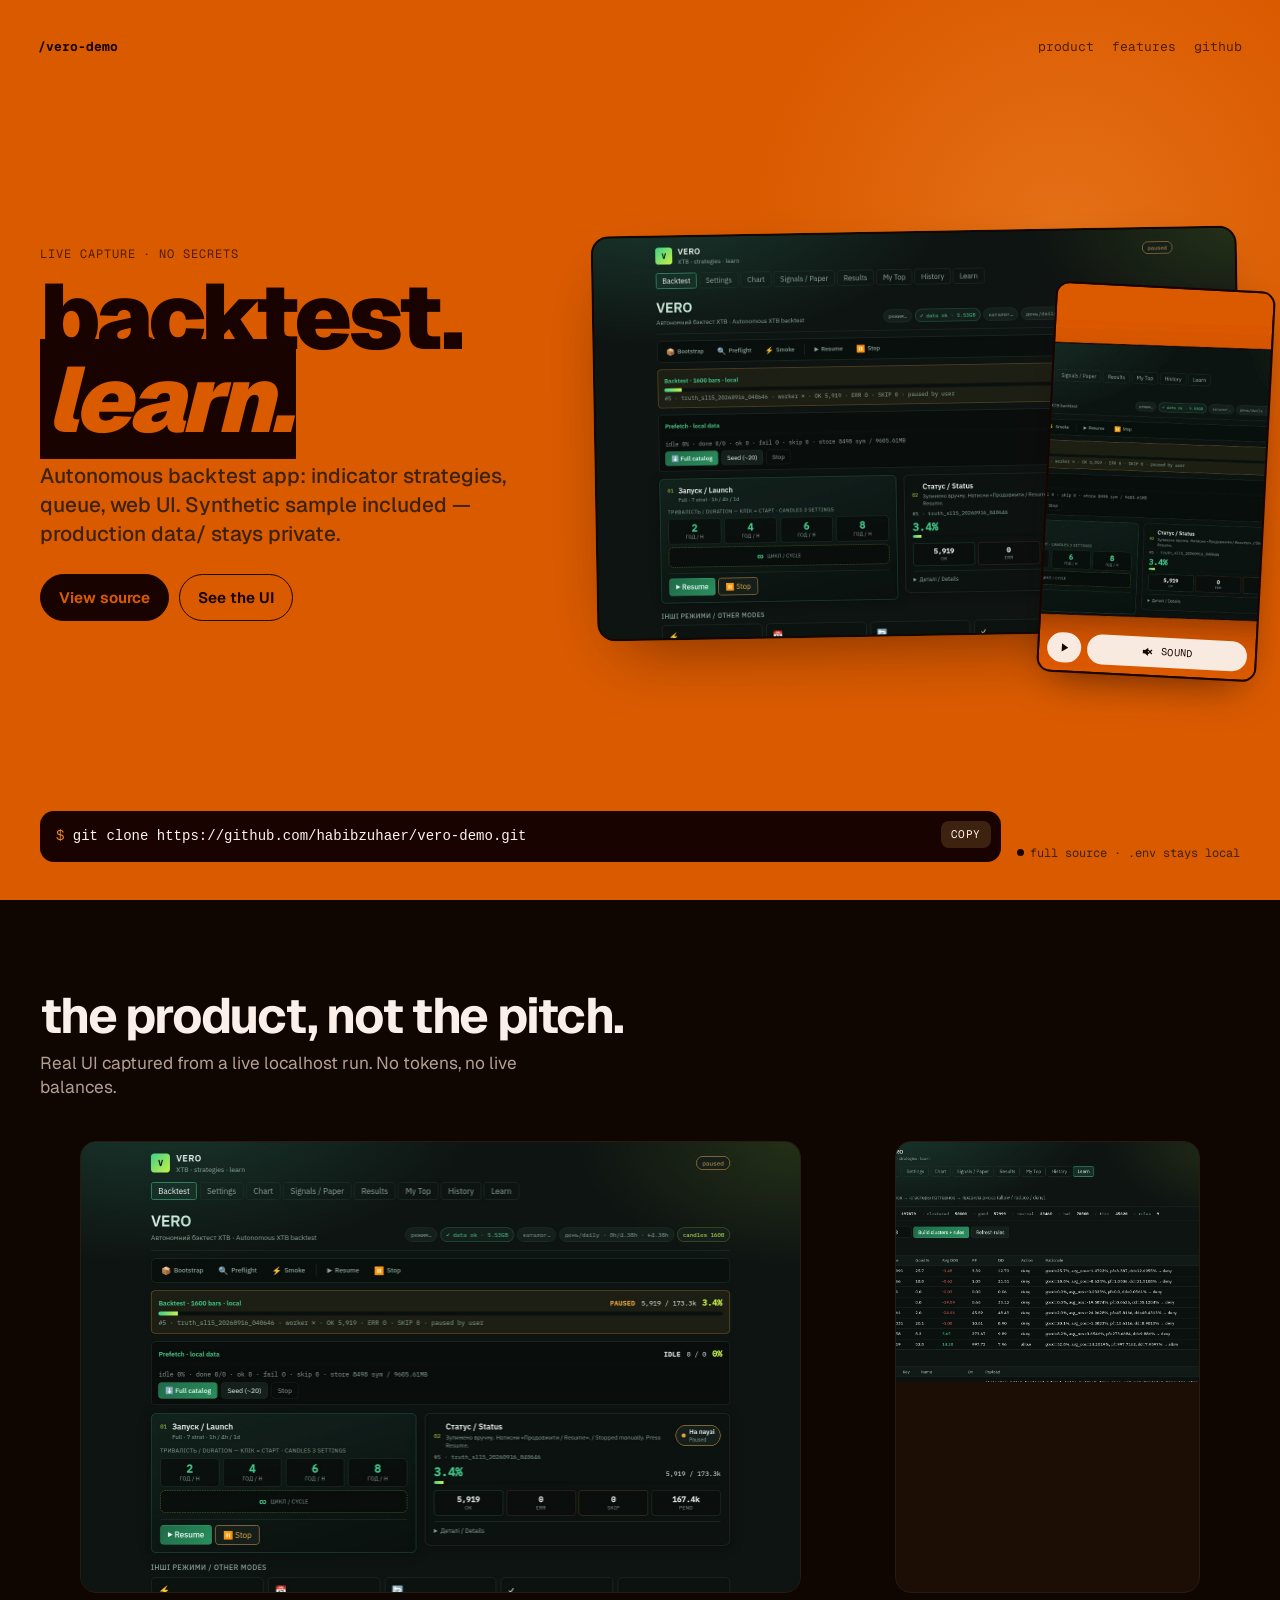
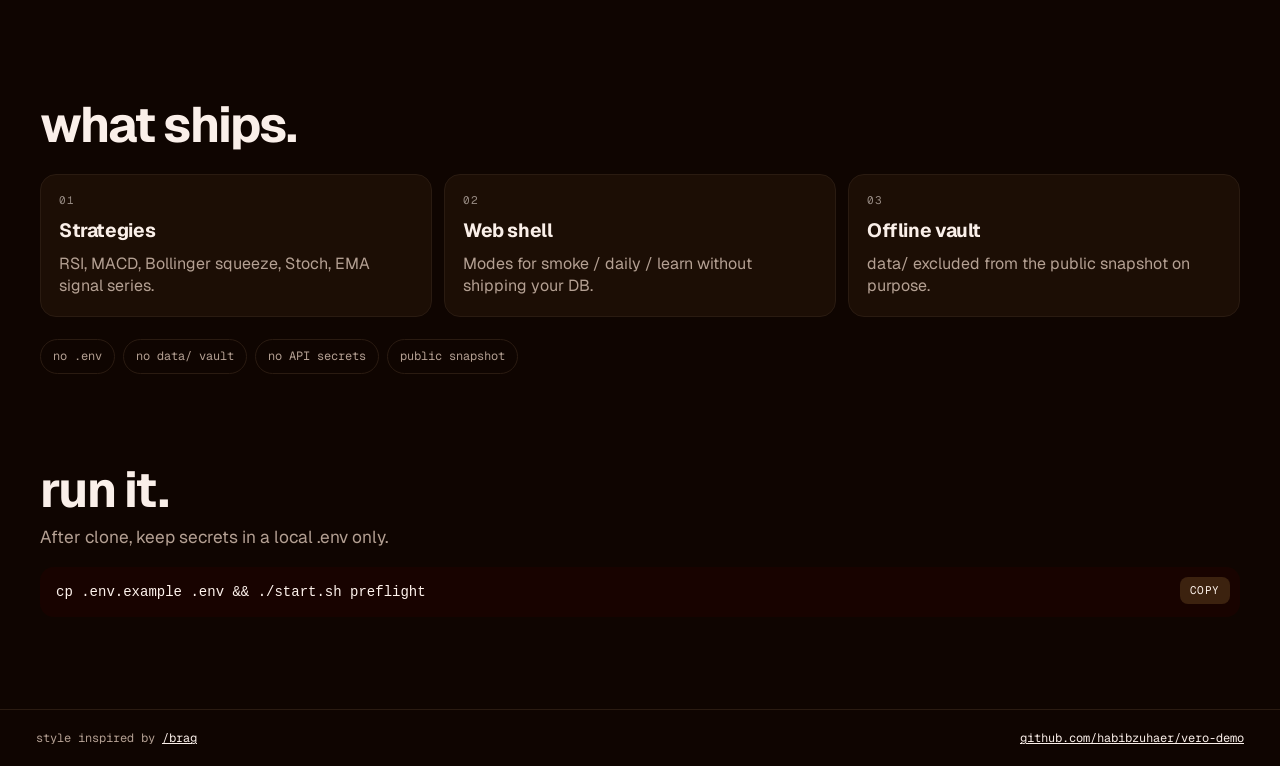
<file: docs/index.html>
<!doctype html>
<html lang="en">
<head>
<meta charset="utf-8" />
<meta name="viewport" content="width=device-width, initial-scale=1" />
<title>vero-demo — backtest ideas, keep the vault offline</title>
<meta name="description" content="Autonomous backtest app: indicator strategies, queue, web UI. Synthetic sample included — production data/ stays private." />
<meta property="og:title" content="vero-demo — backtest ideas, keep the vault offline" />
<meta property="og:description" content="Autonomous backtest app: indicator strategies, queue, web UI. Synthetic sample included — production data/ stays private." />
<meta property="og:image" content="assets/ui.jpg" />
<link rel="preconnect" href="https://fonts.googleapis.com" />
<link rel="preconnect" href="https://fonts.gstatic.com" crossorigin />
<link href="https://fonts.googleapis.com/css2?family=Geist:wght@400;500;600;700;900&family=Geist+Mono:wght@400;500;700&display=swap" rel="stylesheet" />
<link rel="stylesheet" href="styles.css" />
</head>
<body>
<a class="skip" href="#main">skip to content</a>
<header class="hero">
  <div class="topbar">
    <span class="mark">/vero-demo</span>
    <nav>
      <a href="#product">product</a>
      <a href="#features">features</a>
      <a href="https://github.com/habibzuhaer/vero-demo" target="_blank" rel="noopener">github</a>
    </nav>
  </div>
  <div class="hero-main" id="main">
    <div>
      <p class="kicker">live capture · no secrets</p>
      <h1>backtest.<br/><span class="emph">learn.</span></h1>
      <p class="lead">Autonomous backtest app: indicator strategies, queue, web UI. Synthetic sample included — production data/ stays private.</p>
      <div class="ctas">
        <a class="btn primary" href="https://github.com/habibzuhaer/vero-demo">View source</a>
        <a class="btn ghost" href="#product">See the UI</a>
      </div>
    </div>
    <div class="stage">
      <div class="stage-frame"><img src="assets/ui.jpg" alt="vero-demo UI" /></div>
      <div class="float-vid">
        <video id="hero-vid" src="assets/brag.mp4" poster="assets/hero-poster.jpg" muted loop playsinline preload="auto"></video>
        <div class="vid-btns">
          <button id="hero-playback" type="button" aria-label="play video">
            <svg class="icon-play" viewBox="0 0 24 24" fill="currentColor"><path d="M8 5v14l11-7z"/></svg>
            <svg class="icon-pause" viewBox="0 0 24 24" fill="currentColor"><path d="M6 5h4v14H6zm8 0h4v14h-4z"/></svg>
          </button>
          <button id="hero-mute" class="mute" type="button" aria-label="unmute">
            <svg class="icon-muted" viewBox="0 0 24 24" fill="currentColor"><path d="M3 9v6h4l5 4V5L7 9H3zm13.59 3l2.7-2.7-1.41-1.42L15.17 10.6 12.46 7.88l-1.41 1.41 2.71 2.71-2.71 2.71 1.41 1.41 2.71-2.7 2.71 2.7 1.41-1.41-2.7-2.7z"/></svg>
            <svg class="icon-sound" viewBox="0 0 24 24" fill="currentColor"><path d="M3 9v6h4l5 4V5L7 9H3zm10.5 3a4.5 4.5 0 00-2.5-4.03v8.05A4.5 4.5 0 0013.5 12z"/></svg>
            <span>sound</span>
          </button>
        </div>
      </div>
    </div>
  </div>
  <div class="hero-foot">
    <pre class="install"><button class="copy" type="button" data-copy="git clone https://github.com/habibzuhaer/vero-demo.git">copy</button><code><span class="prompt">$</span> git clone https://github.com/habibzuhaer/vero-demo.git</code></pre>
    <div class="meta"><span class="dot"></span>full source · .env stays local</div>
  </div>
</header>

<section class="band" id="product"><div class="inner">
  <h2>the product, not the pitch.</h2>
  <p class="intro">Real UI captured from a live localhost run. No tokens, no live balances.</p>
  <div class="shots">
    <figure class="shot"><img src="assets/ui.jpg" alt="main UI" /></figure>
    <figure class="shot"><img src="assets/ui2.jpg" alt="secondary UI" /></figure>
  </div>
</div></section>

<section class="band" id="features"><div class="inner">
  <h2>what ships.</h2>
  <div class="grid3">
    <article class="card"><div class="n">01</div><h3>Strategies</h3><p>RSI, MACD, Bollinger squeeze, Stoch, EMA signal series.</p></article>
    <article class="card"><div class="n">02</div><h3>Web shell</h3><p>Modes for smoke / daily / learn without shipping your DB.</p></article>
    <article class="card"><div class="n">03</div><h3>Offline vault</h3><p>data/ excluded from the public snapshot on purpose.</p></article>
  </div>
  <div class="safe">
    <span class="pill">no .env</span>
    <span class="pill">no data/ vault</span>
    <span class="pill">no API secrets</span>
    <span class="pill">public snapshot</span>
  </div>
</div></section>

<section class="band"><div class="inner">
  <h2>run it.</h2>
  <p class="intro">After clone, keep secrets in a local .env only.</p>
  <pre class="install" style="margin-top:18px"><button class="copy" type="button" data-copy="cp .env.example .env && ./start.sh preflight">copy</button><code>cp .env.example .env && ./start.sh preflight</code></pre>
</div></section>

<footer class="foot">
  <span>style inspired by <a href="https://github.com/latent-spaces/brag">/brag</a></span>
  <span><a href="https://github.com/habibzuhaer/vero-demo">github.com/habibzuhaer/vero-demo</a></span>
</footer>
<script src="main.js"></script>
</body></html>
</file>
<file: docs/styles.css>
:root { --hue: 55; }
:root {
  --bg: oklch(62% 0.195 var(--hue));
  --ink: oklch(14% 0.05 var(--hue));
  --ink-soft: oklch(28% 0.05 var(--hue));
  --tint: oklch(97% 0.015 var(--hue));
  --dark: oklch(13% 0.025 var(--hue));
  --dark-elev: oklch(18% 0.03 var(--hue));
  --dark-ink: oklch(96% 0.015 var(--hue));
  --dark-soft: oklch(72% 0.03 var(--hue));
  --rule: oklch(24% 0.03 var(--hue));
  --ease: cubic-bezier(0.16, 1, 0.3, 1);
  --max: 1200px;
}
*,*::before,*::after{box-sizing:border-box}
html{scroll-behavior:smooth}
body{margin:0;font-family:"Geist",ui-sans-serif,system-ui,sans-serif;background:var(--bg);color:var(--ink);-webkit-font-smoothing:antialiased;line-height:1.4}
img,video{display:block;max-width:100%}
a{color:inherit}
button{font:inherit;cursor:pointer;border:0}

.skip{position:absolute;left:12px;top:-80px;background:var(--ink);color:var(--tint);padding:10px 14px;border-radius:8px;z-index:30}
.skip:focus{top:12px}

.hero{min-height:100svh;padding:clamp(20px,3vw,40px);display:flex;flex-direction:column;gap:clamp(28px,5vw,48px);position:relative;overflow:hidden}
.hero::after{content:"";position:absolute;right:-8%;top:-10%;width:55vw;height:55vw;max-width:640px;max-height:640px;border-radius:50%;background:radial-gradient(circle,oklch(72% .16 var(--hue)/.5),transparent 68%);pointer-events:none}

.topbar{display:flex;justify-content:space-between;align-items:baseline;gap:16px;font-family:"Geist Mono",ui-monospace,monospace;font-size:13px;position:relative;z-index:2}
.mark{font-weight:700}
.topbar nav{display:flex;gap:18px;flex-wrap:wrap}
.topbar a{text-decoration:none;opacity:.72}
.topbar a:hover{opacity:1}

.hero-main{flex:1;display:grid;grid-template-columns:minmax(280px,.9fr) minmax(300px,1.15fr);gap:clamp(24px,4vw,48px);align-items:center;max-width:var(--max);width:100%;margin:0 auto;position:relative;z-index:2}
@media (max-width:900px){.hero-main{grid-template-columns:1fr}}

.kicker{font-family:"Geist Mono",monospace;font-size:12px;letter-spacing:.08em;text-transform:uppercase;opacity:.72;margin:0 0 12px}
h1{margin:0;font-size:clamp(2.6rem,7.2vw,5.8rem);line-height:.9;letter-spacing:-.045em;font-weight:900;text-transform:lowercase}
h1 .emph{font-style:italic;background:var(--ink);color:var(--bg);padding:0 .07em}
.lead{margin:20px 0 0;max-width:36ch;font-size:clamp(1.05rem,1.9vw,1.3rem);color:var(--ink-soft);font-weight:500}
.lead strong{color:var(--ink)}

.ctas{display:flex;flex-wrap:wrap;gap:10px;margin-top:26px}
.btn{display:inline-flex;align-items:center;justify-content:center;text-decoration:none !important;border-radius:999px;padding:12px 18px;font-weight:650;font-size:.95rem;border:1.5px solid var(--ink);transition:transform .15s var(--ease),background .15s var(--ease),color .15s var(--ease)}
.btn:hover{transform:translateY(-1px)}
.btn.primary{background:var(--ink);color:var(--bg)}
.btn.ghost{background:transparent;color:var(--ink)}

.stage{position:relative}
.stage-frame{border-radius:18px;overflow:hidden;border:2px solid oklch(18% .04 var(--hue)/.28);background:var(--dark);box-shadow:0 28px 70px -28px oklch(12% .05 var(--hue)/.55);transform:rotate(-1deg)}
.stage-frame img,.stage-frame video{width:100%;aspect-ratio:16/10;object-fit:cover;object-position:top center}
.float-vid{position:absolute;right:-4%;bottom:-10%;width:min(42%,220px);aspect-ratio:9/16;border-radius:14px;overflow:hidden;border:2px solid var(--ink);background:var(--ink);box-shadow:0 18px 40px -16px oklch(10% .05 var(--hue)/.55);transform:rotate(3deg)}
.float-vid video{width:100%;height:100%;object-fit:cover}
.vid-btns{position:absolute;left:8px;right:8px;bottom:8px;display:flex;gap:6px}
.vid-btns button{border-radius:999px;background:oklch(97% .01 var(--hue)/.94);color:var(--ink);padding:8px 10px;display:inline-flex;align-items:center;gap:6px;font-family:"Geist Mono",monospace;font-size:10px;letter-spacing:.04em;text-transform:uppercase}
.vid-btns .mute{flex:1;justify-content:center}
.vid-btns svg{width:14px;height:14px}
.icon-pause,.icon-sound{display:none}
.playing .icon-play{display:none}.playing .icon-pause{display:block}
.unmuted .icon-muted{display:none}.unmuted .icon-sound{display:block}
@media (max-width:900px){.float-vid{position:relative;right:auto;bottom:auto;width:160px;margin-top:14px;transform:rotate(2deg)}}

.hero-foot{max-width:var(--max);width:100%;margin:0 auto;display:grid;grid-template-columns:minmax(0,1fr) auto;gap:16px;align-items:end;position:relative;z-index:2}
@media (max-width:800px){.hero-foot{grid-template-columns:1fr}}
.install{margin:0;background:var(--ink);color:var(--tint);border-radius:14px;padding:15px 16px;font-family:"Geist Mono",monospace;font-size:clamp(12px,1.15vw,14px);position:relative;overflow-x:auto}
.install .prompt{color:oklch(72% .16 var(--hue))}
.copy{position:absolute;top:10px;right:10px;border-radius:8px;background:oklch(28% .05 var(--hue));color:var(--tint);padding:6px 10px;font-size:11px;text-transform:uppercase;letter-spacing:.05em;font-family:"Geist Mono",monospace}
.meta{font-family:"Geist Mono",monospace;font-size:12px;color:var(--ink-soft)}
.dot{display:inline-block;width:7px;height:7px;border-radius:50%;background:var(--ink);margin-right:6px;vertical-align:1px;animation:pulse 2.2s infinite ease-in-out}
@keyframes pulse{0%,100%{opacity:.35}50%{opacity:1}}

.band{background:var(--dark);color:var(--dark-ink);padding:clamp(52px,8vw,92px) clamp(18px,4vw,36px)}
.band + .band{padding-top:0}
.inner{max-width:var(--max);margin:0 auto}
.band h2{margin:0 0 12px;font-size:clamp(1.9rem,4.6vw,3.1rem);letter-spacing:-.035em;text-transform:lowercase;line-height:.95}
.band > .inner > p,.band .intro{margin:0;max-width:50ch;color:var(--dark-soft);font-size:1.08rem}

.shots{display:grid;grid-template-columns:1.35fr .65fr;gap:14px;margin-top:26px}
@media (max-width:800px){.shots{grid-template-columns:1fr}}
.shot{border-radius:16px;overflow:hidden;border:1px solid var(--rule);background:var(--dark-elev);opacity:0;transform:translateY(14px);animation:rise .75s var(--ease) forwards}
.shot:nth-child(2){animation-delay:.1s}
.shot img{width:100%;min-height:240px;object-fit:cover;object-position:top center}
@keyframes rise{to{opacity:1;transform:none}}

.grid3{display:grid;grid-template-columns:repeat(3,minmax(0,1fr));gap:12px;margin-top:26px}
@media (max-width:800px){.grid3{grid-template-columns:1fr}}
.card{background:var(--dark-elev);border:1px solid var(--rule);border-radius:16px;padding:18px}
.card .n{font-family:"Geist Mono",monospace;font-size:11px;letter-spacing:.08em;text-transform:uppercase;opacity:.55;margin-bottom:10px}
.card h3{margin:0 0 8px;font-size:1.2rem;letter-spacing:-.02em}
.card p{margin:0;color:var(--dark-soft)}

.safe{display:flex;flex-wrap:wrap;gap:8px;margin-top:22px}
.pill{font-family:"Geist Mono",monospace;font-size:12px;border:1px solid var(--rule);border-radius:999px;padding:8px 12px;color:var(--dark-soft)}

.foot{background:var(--dark);color:var(--dark-soft);display:flex;justify-content:space-between;gap:12px;flex-wrap:wrap;padding:20px clamp(18px,4vw,36px);font-family:"Geist Mono",monospace;font-size:12px;border-top:1px solid var(--rule)}
.foot a{color:var(--dark-ink)}
</file>
